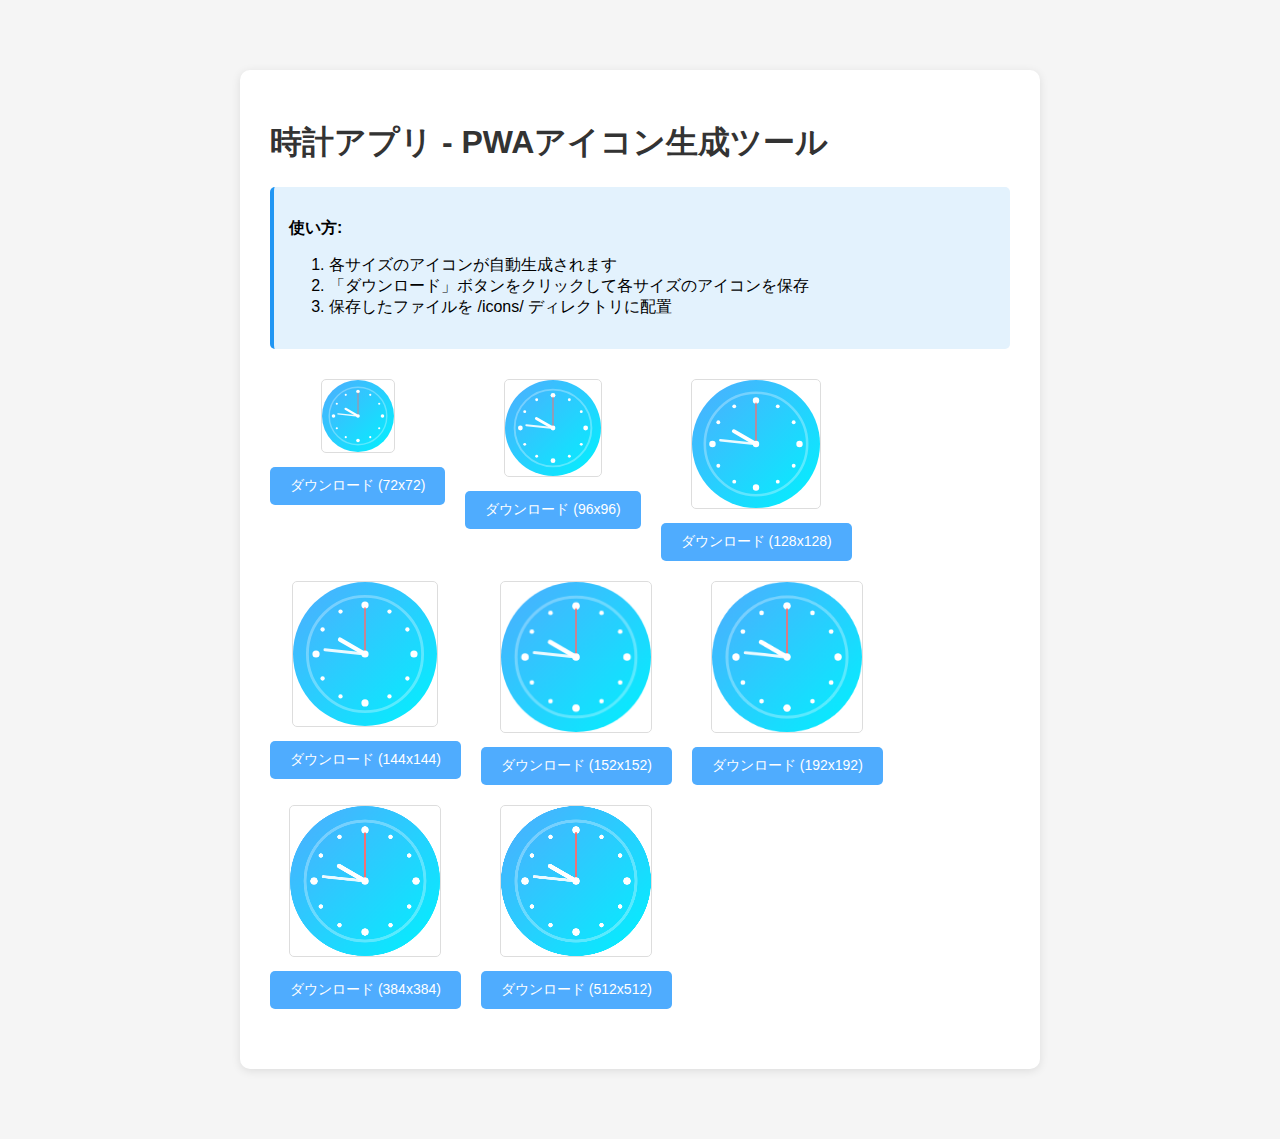
<file: icons/generate-icons.html>
<!DOCTYPE html>
<html lang="ja">
<head>
    <meta charset="UTF-8">
    <meta name="viewport" content="width=device-width, initial-scale=1.0">
    <title>アイコン生成ツール</title>
    <style>
        body {
            font-family: -apple-system, BlinkMacSystemFont, "Segoe UI", Roboto, sans-serif;
            max-width: 800px;
            margin: 50px auto;
            padding: 20px;
            background: #f5f5f5;
        }
        .container {
            background: white;
            padding: 30px;
            border-radius: 10px;
            box-shadow: 0 2px 10px rgba(0,0,0,0.1);
        }
        h1 {
            color: #333;
        }
        .icon-preview {
            display: flex;
            flex-wrap: wrap;
            gap: 20px;
            margin: 30px 0;
        }
        .icon-item {
            text-align: center;
        }
        canvas {
            border: 1px solid #ddd;
            border-radius: 5px;
            margin-bottom: 10px;
        }
        button {
            background: #4facfe;
            color: white;
            border: none;
            padding: 10px 20px;
            border-radius: 5px;
            cursor: pointer;
            font-size: 14px;
        }
        button:hover {
            background: #3d8ce7;
        }
        .info {
            background: #e3f2fd;
            padding: 15px;
            border-radius: 5px;
            margin-bottom: 20px;
            border-left: 4px solid #2196f3;
        }
    </style>
</head>
<body>
    <div class="container">
        <h1>時計アプリ - PWAアイコン生成ツール</h1>

        <div class="info">
            <p><strong>使い方:</strong></p>
            <ol>
                <li>各サイズのアイコンが自動生成されます</li>
                <li>「ダウンロード」ボタンをクリックして各サイズのアイコンを保存</li>
                <li>保存したファイルを /icons/ ディレクトリに配置</li>
            </ol>
        </div>

        <div class="icon-preview" id="iconPreview"></div>
    </div>

    <script>
        const sizes = [72, 96, 128, 144, 152, 192, 384, 512];

        function drawClockIcon(canvas, size) {
            const ctx = canvas.getContext('2d');
            const centerX = size / 2;
            const centerY = size / 2;
            const radius = size * 0.4;

            // 背景のグラデーション
            const gradient = ctx.createLinearGradient(0, 0, size, size);
            gradient.addColorStop(0, '#4facfe');
            gradient.addColorStop(1, '#00f2fe');

            // 円形の背景
            ctx.fillStyle = gradient;
            ctx.beginPath();
            ctx.arc(centerX, centerY, size / 2, 0, Math.PI * 2);
            ctx.fill();

            // 時計の縁
            ctx.strokeStyle = 'rgba(255, 255, 255, 0.3)';
            ctx.lineWidth = size * 0.02;
            ctx.beginPath();
            ctx.arc(centerX, centerY, radius, 0, Math.PI * 2);
            ctx.stroke();

            // 時刻マーカー
            ctx.fillStyle = 'white';
            for (let i = 0; i < 12; i++) {
                const angle = (i * 30 - 90) * Math.PI / 180;
                const markerRadius = i % 3 === 0 ? size * 0.025 : size * 0.015;
                const x = centerX + Math.cos(angle) * radius * 0.85;
                const y = centerY + Math.sin(angle) * radius * 0.85;

                ctx.beginPath();
                ctx.arc(x, y, markerRadius, 0, Math.PI * 2);
                ctx.fill();
            }

            // 時針（10時を指す）
            drawHand(ctx, centerX, centerY, -60, radius * 0.5, size * 0.03, 'white');

            // 分針（10分を指す）
            drawHand(ctx, centerX, centerY, -84, radius * 0.7, size * 0.02, 'rgba(255, 255, 255, 0.9)');

            // 秒針（30秒を指す）
            drawHand(ctx, centerX, centerY, 0, radius * 0.8, size * 0.01, '#ff6b6b');

            // 中心の点
            ctx.fillStyle = 'white';
            ctx.beginPath();
            ctx.arc(centerX, centerY, size * 0.025, 0, Math.PI * 2);
            ctx.fill();
        }

        function drawHand(ctx, x, y, angleDeg, length, width, color) {
            const angle = (angleDeg - 90) * Math.PI / 180;

            ctx.strokeStyle = color;
            ctx.lineWidth = width;
            ctx.lineCap = 'round';

            ctx.beginPath();
            ctx.moveTo(x, y);
            ctx.lineTo(
                x + Math.cos(angle) * length,
                y + Math.sin(angle) * length
            );
            ctx.stroke();
        }

        function downloadCanvas(canvas, filename) {
            const link = document.createElement('a');
            link.download = filename;
            link.href = canvas.toDataURL('image/png');
            link.click();
        }

        // アイコンを生成
        const previewDiv = document.getElementById('iconPreview');

        sizes.forEach(size => {
            const itemDiv = document.createElement('div');
            itemDiv.className = 'icon-item';

            const canvas = document.createElement('canvas');
            canvas.width = size;
            canvas.height = size;
            canvas.style.width = Math.min(size, 150) + 'px';
            canvas.style.height = Math.min(size, 150) + 'px';

            drawClockIcon(canvas, size);

            const btn = document.createElement('button');
            btn.textContent = `ダウンロード (${size}x${size})`;
            btn.onclick = () => downloadCanvas(canvas, `icon-${size}x${size}.png`);

            itemDiv.appendChild(canvas);
            itemDiv.appendChild(document.createElement('br'));
            itemDiv.appendChild(btn);

            previewDiv.appendChild(itemDiv);
        });
    </script>
</body>
</html>
</file>
